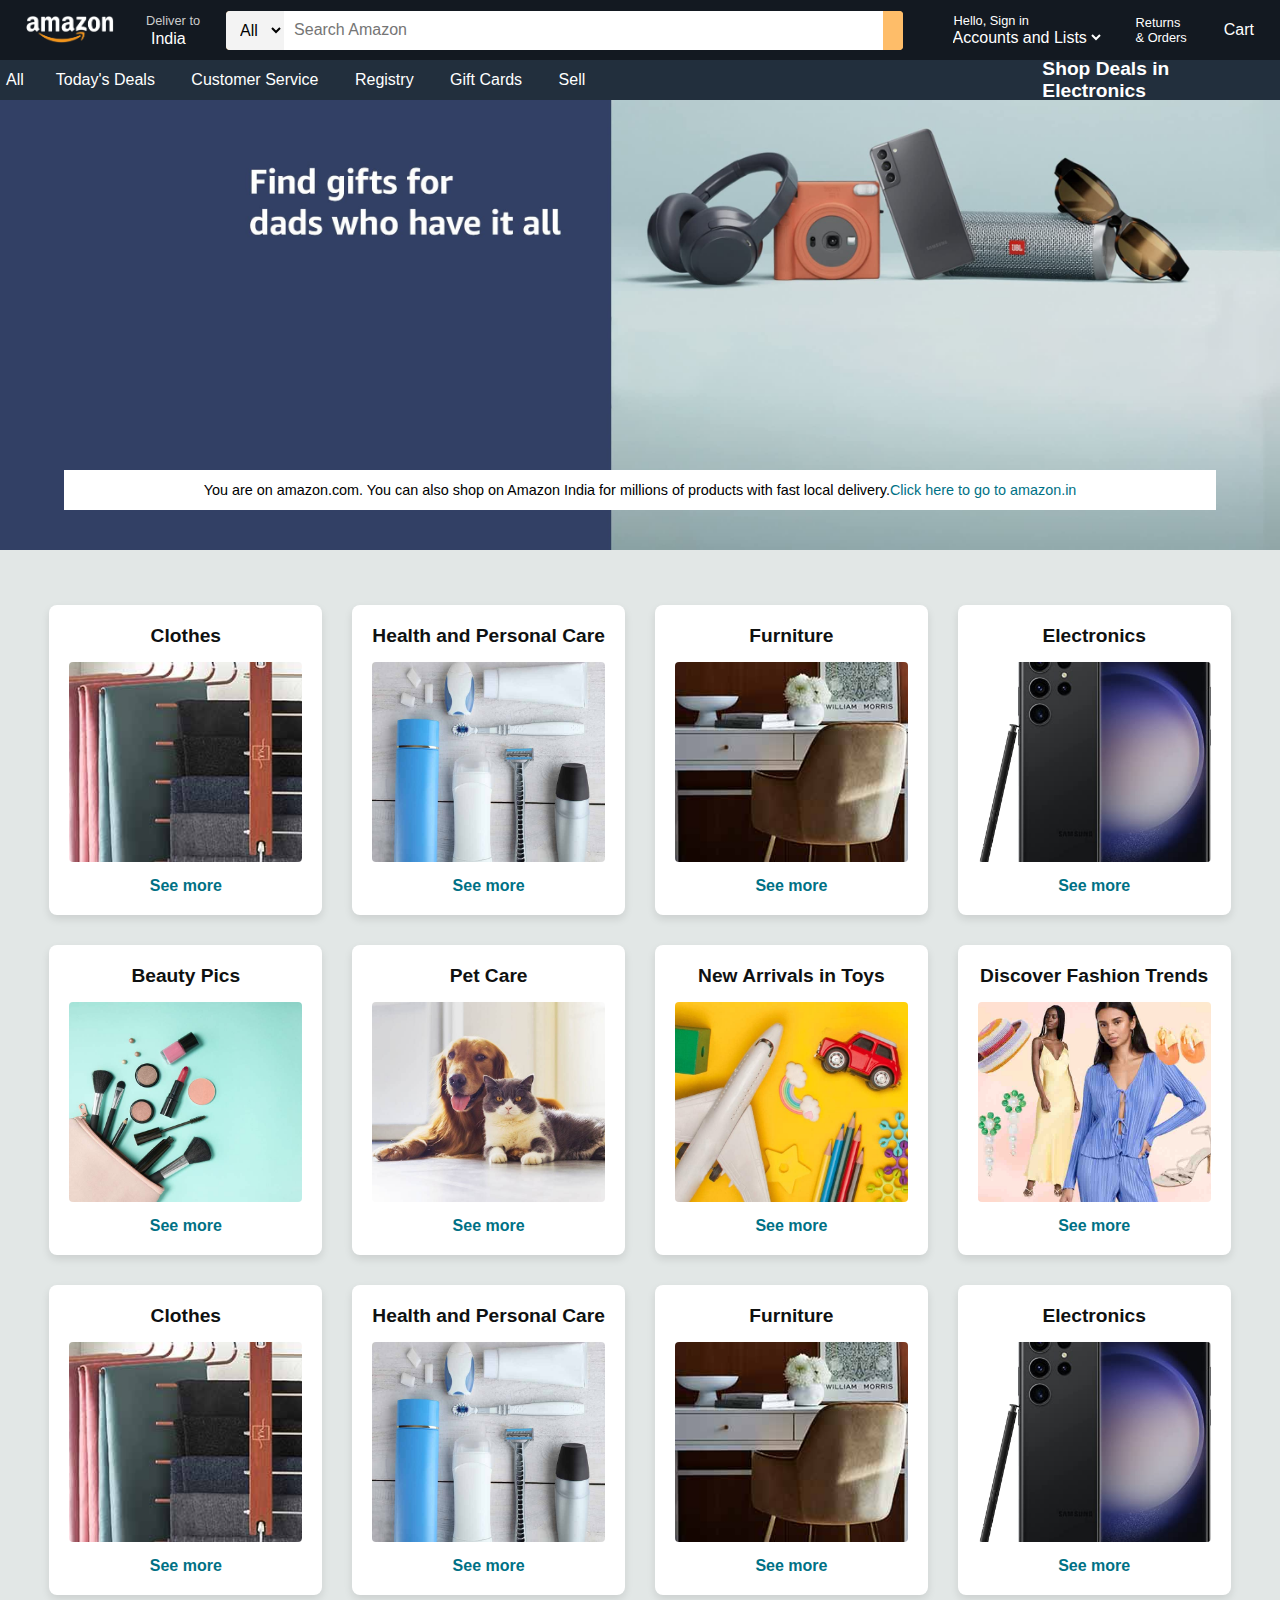
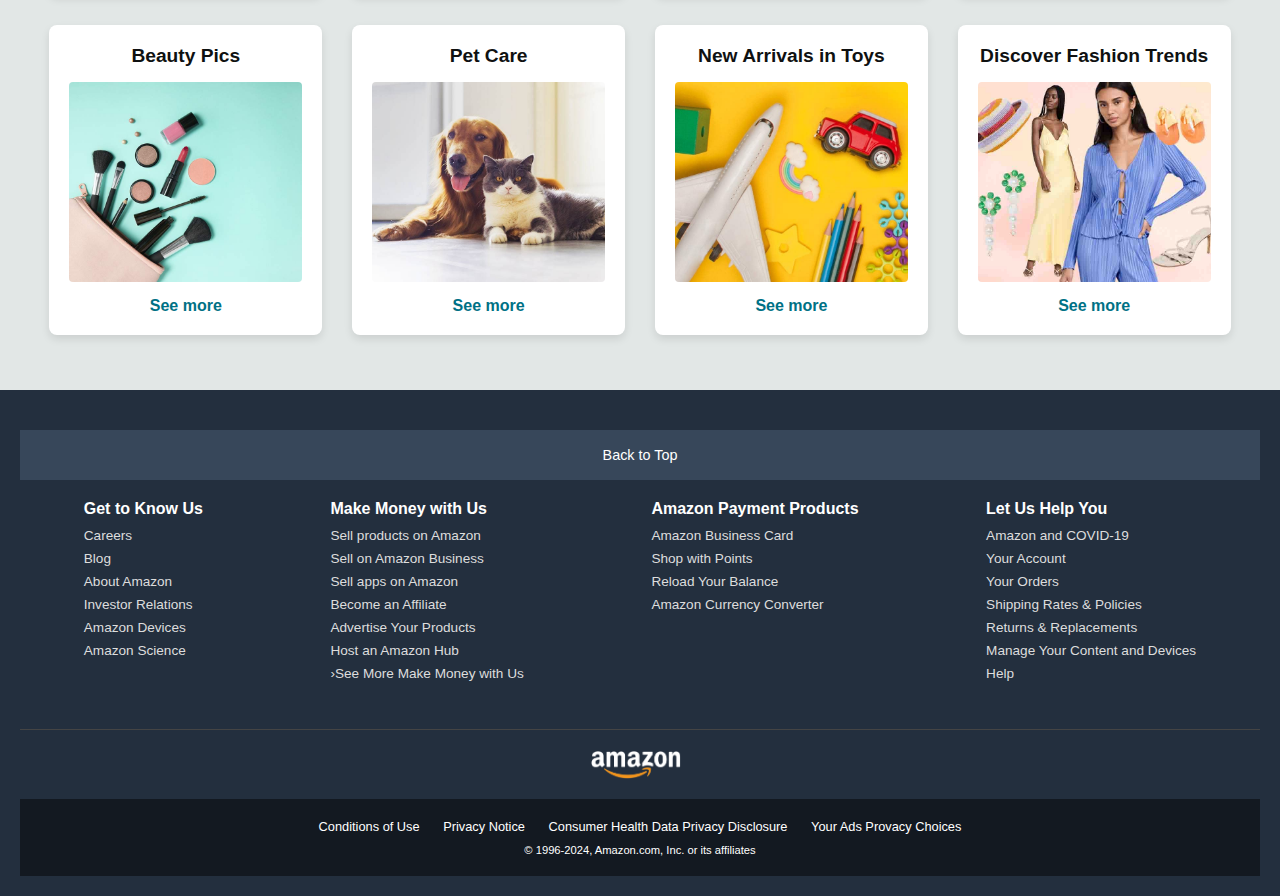
<file: index.html>
<!DOCTYPE html>
<html lang="en">

<head>
    <meta charset="UTF-8" />
    <meta name="viewport" content="width=device-width, initial-scale=1.0" />
    <title>Amazon</title>
    <link rel="stylesheet" href="style.css" />
    <link rel="stylesheet" href="https://cdnjs.cloudflare.com/ajax/libs/font-awesome/6.6.0/css/all.min.css"
        integrity="sha512-Kc323vGBEqzTmouAECnVceyQqyqdsSiqLQISBL29aUW4U/M7pSPA/gEUZQqv1cwx4OnYxTxve5UMg5GT6L4JJg=="
        crossorigin="anonymous" referrerpolicy="no-referrer" />
</head>

<body>
    <header>
        <div class="Nav-Bar">
            <div class="Nav-Logo border">
                <a href="index.html"><div class="Logo"></div></a>
            </div>
            <div class="Nav-Add border">
                <p class="add-first">Deliver to</p>
                <div class="add-icon">
                    <p class="add-second">
                        <i class="fa-solid fa-location-dot"></i>
                        India
                    </p>
                </div>
            </div>
            <div class="nav-search">
                <select class="search-select">
                    <option value>All</option>
                </select>
                <input type="text" placeholder="Search Amazon" class="search-input" />
                <div class="search-icon">
                    <i class="fa-solid fa-magnifying-glass"></i>
                </div>
            </div>
            <div class="acc border">
                <p class="account">Hello, Sign in</p>
                <select class="acc-select">
                    <option value>Accounts and Lists</option>
                </select>
            </div>
            <div class="box5 border">
                <p class="returns">Returns</p>
                <p class="orders">& Orders</p>
            </div>
            <div>
                <div class="cart border">
                    <i class="fa-solid fa-cart-shopping"></i>
                    Cart
                </div>
            </div>
        </div>
        <div class="panel">
            <div class="panel-all border">
                <i class="fa-solid fa-bars"></i>
                All
            </div>
            <div class="panel-options">
                <p class="border">Today's Deals</p>
                <p class="border">Customer Service</p>
                <p class="border">Registry</p>
                <p class="border">Gift Cards</p>
                <p class="border">Sell</p>
            </div>
            <div class="panel-deals border">Shop Deals in Electronics</div>
        </div>
    </header>
    <div class="hero-section">
        <div class="hero-msg">
            You are on amazon.com. You can also shop on Amazon India for millions of
            products with fast local delivery. <a>Click here to go to amazon.in</a>
        </div>
    </div>

    <div class="shop-section">
        <div class="box">
            <div class="box-content">
                <h2>Clothes</h2>
                <div class="box-img" style="background-image: url('box1_image.jpg')"></div>
                <a href="page1.html">See more</a>
            </div>
        </div>
        <div class="box">
            <div class="box-content">
                <h2>Health and Personal Care</h2>
                <div class="box-img" style="background-image: url('box2_image.jpg')"></div>
                <a href="page2.html">See more</a>
            </div>
        </div>
        <div class="box">
            <div class="box-content">
                <h2>Furniture</h2>
                <div class="box-img" style="background-image: url('box3_image.jpg')"></div>
                <a href="page3.html">See more</a>
            </div>
        </div>
        <div class="box">
            <div class="box-content">
                <h2>Electronics</h2>
                <div class="box-img" style="background-image: url('box4_image.jpg')"></div>
                <a href="page4.html">See more</a>
            </div>
        </div>
        <div class="box">
            <div class="box-content">
                <h2>Beauty Pics</h2>
                <div class="box-img" style="background-image: url('box5_image.jpg')"></div>
                <a href="page5.html">See more</a>
            </div>
        </div>
        <div class="box">
            <div class="box-content">
                <h2>Pet Care</h2>
                <div class="box-img" style="background-image: url('box6_image.jpg')"></div>
                <a href="page6.html">See more</a>
            </div>
        </div>
        <div class="box">
            <div class="box-content">
                <h2>New Arrivals in Toys</h2>
                <div class="box-img" style="background-image: url('box7_image.jpg')"></div>
                <a href="page7.html">See more</a>
            </div>
        </div>
        <div class="box">
            <div class="box-content">
                <h2>Discover Fashion Trends</h2>
                <div class="box-img" style="background-image: url('box8_image.jpg')"></div>
                <a href="page8.html">See more</a>
            </div>
        </div>
        
        <div class="box">
            <div class="box-content">
                <h2>Clothes</h2>
                <div class="box-img" style="background-image: url('box1_image.jpg')"></div>
                <a href="page9.html">See more</a>
            </div>
        </div>
        <div class="box">
            <div class="box-content">
                <h2>Health and Personal Care</h2>
                <div class="box-img" style="background-image: url('box2_image.jpg')"></div>
                <a href="page10.html">See more</a>
            </div>
        </div>
        <div class="box">
            <div class="box-content">
                <h2>Furniture</h2>
                <div class="box-img" style="background-image: url('box3_image.jpg')"></div>
                <a href="page11.html">See more</a>
            </div>
        </div>
        <div class="box">
            <div class="box-content">
                <h2>Electronics</h2>
                <div class="box-img" style="background-image: url('box4_image.jpg')"></div>
                <a href="page12.html">See more</a>
            </div>
        </div>
        <div class="box">
            <div class="box-content">
                <h2>Beauty Pics</h2>
                <div class="box-img" style="background-image: url('box5_image.jpg')"></div>
                <a href="page13.html">See more</a>
            </div>
        </div>
        <div class="box">
            <div class="box-content">
                <h2>Pet Care</h2>
                <div class="box-img" style="background-image: url('box6_image.jpg')"></div>
                <a href="page14.html">See more</a>
            </div>
        </div>
        <div class="box">
            <div class="box-content">
                <h2>New Arrivals in Toys</h2>
                <div class="box-img" style="background-image: url('box7_image.jpg')"></div>
                <a href="page15.html">See more</a>
            </div>
        </div>
        <div class="box">
            <div class="box-content">
                <h2>Discover Fashion Trends</h2>
                <div class="box-img" style="background-image: url('box8_image.jpg')"></div>
                <a href="page16.html">See more</a>
            </div>
        </div>
    </div>

    <div class="space"></div>
    <footer>
        <div class="foot1">
            <a href="" style="color: white;">Back to Top</a>
        </div>

        <div class="foot2">
            <ul>
                <p>Get to Know Us</p>
                <a>Careers</a>
                <a>Blog</a>
                <a>About Amazon</a>
                <a>Investor Relations</a>
                <a>Amazon Devices</a>
                <a>Amazon Science</a>
            </ul>

            <ul>
                <p>Make Money with Us</p>
                <a>Sell products on Amazon</a>
                <a>Sell on Amazon Business</a>
                <a>Sell apps on Amazon</a>
                <a>Become an Affiliate</a>
                <a>Advertise Your Products</a>
                <a>Host an Amazon Hub</a>
                <a>›See More Make Money with Us</a>
            </ul>

            <ul>
                <p>Amazon Payment Products</p>
                <a>Amazon Business Card</a>
                <a>Shop with Points</a>
                <a>Reload Your Balance</a>
                <a>Amazon Currency Converter</a>
            </ul>

            <ul>
                <p>Let Us Help You</p>
                <a>Amazon and COVID-19</a>
                <a>Your Account</a>
                <a>Your Orders</a>
                <a>Shipping Rates & Policies</a>
                <a>Returns & Replacements</a>
                <a>Manage Your Content and Devices</a>
                <a>Help</a>
            </ul>
        </div>

        <div class="foot3">
            <div class="logo2 border">

            </div>
        </div>

        <div class="foot4">
            <div class="pages">
                <a>Conditions of Use</a>
                <a>Privacy Notice</a>
                <a>Consumer Health Data Privacy Disclosure</a>
                <a>Your Ads Provacy Choices</a>
            </div>
            <div class="copyright">© 1996-2024, Amazon.com, Inc. or its affiliates</div>
        </div>
    </footer>
</body>

</html>
</file>
<file: style.css>
/* Reset and Base Styles */
* {
    margin: 0;
    padding: 0;
    font-family: Arial, sans-serif;
    box-sizing: border-box;
}

body {
    background-color: #f2f2f2;
    color: #0f1111;
}

/* Navigation Bar */
.Nav-Bar {
    height: 60px;
    background-color: #131921;
    color: white;
    display: flex;
    align-items: center;
    justify-content: space-between;
    padding: 0 20px;
    position: sticky;
    top: 0;
    z-index: 1000;
}

.Nav-Logo {
    height: 40px;
    width: 100px;
    background-size: contain;
    background-repeat: no-repeat;
}

.Logo {
    background-image: url('amazon_logo.png');
    height: 100%;
    width: 100%;
    background-size: contain;
    background-repeat: no-repeat;
}

.border {
    border: 1.5px solid transparent;
    padding: 5px;
    transition: border 0.3s ease;
}

.border:hover {
    border: 1.5px solid white;
}

.Nav-Add {
    display: flex;
    flex-direction: column;
    margin-left: 20px;
}

.add-first {
    color: #ccc;
    font-size: 0.8rem;
}

.add-second {
    display: flex;
    align-items: center;
    font-size: 1rem;
    margin-top: 2px;
}

.add-second i {
    margin-right: 5px;
}

.nav-search {
    display: flex;
    flex: 1;
    max-width: 1200px;
    margin: 0 20px;
    background-color: #febd69;
    border-radius: 4px;
    overflow: hidden;
}

.search-select {
    background-color: #f3f3f3;
    border: none;
    padding: 10px;
    font-size: 1rem;
    cursor: pointer;
}

.search-input {
    flex: 1;
    border: none;
    padding: 10px;
    font-size: 1rem;
}

.search-input:focus {
    outline: none;
}

.search-icon {
    background-color: #febd69;
    border: none;
    padding: 10px;
    cursor: pointer;
    display: flex;
    align-items: center;
    justify-content: center;
}

.search-icon i {
    color: #0f1111;
    font-size: 1.2rem;
}

.acc {
    display: flex;
    flex-direction: column;
    margin-left: 20px;
}

.account {
    font-size: 0.8rem;
    padding-left: 5px;
}
.acc-select {
    background-color: #131921;
    color: white;
    border: none;
    cursor: pointer;
    font-size: 1rem;
}

.box5 {
    display: flex;
    flex-direction: column;
    margin-left: 20px;
}

.returns,
.orders {
    font-size: 0.8rem;
    cursor: pointer;
}

.cart {
    display: flex;
    align-items: center;
    font-size: 1rem;
    cursor: pointer;
    margin-left: 20px;
}

.cart i {
    font-size: 1.5rem;
    margin-right: 5px;
}

/* Panel Navigation */
.panel{
    height: 40px;
    background-color: #222f3d;
    display: flex;
    color: white;
    align-items: center;
    justify-content: space-evenly;
}
.panel-options p{
    display: inline;
    justify-content: left;
    margin-left: 20px;
}
.panel-options{
    width: 80%;
    font-size: 1rem;
}
.panel-deals{
    font-size: 1.2rem;
    font-weight: 700;
}

/* Hero Section */
.hero-section{
    background-image: url(hero_image.jpg);
    height: 450px;
    background-size: cover;
    display: flex;
    justify-content: center;
    align-items: flex-end;
}
.hero-msg{
    background-color: white;
    color: black;
    display: flex;
    height: 40px;
    justify-content: center;
    align-items: center;
    width: 90%;
    font-size: 0.9rem;
    margin-bottom: 40px;
    
}
.hero-msg a{
    color: #007185;
}

.hero-msg a:hover {
    text-decoration: underline;
}

/* Shop Section */
.shop-section {
    display: flex;
    flex-wrap: wrap;
    justify-content: center;
    background-color: #e2e7e6;
    padding: 40px 20px;
}

.box {
    background-color: white;
    border-radius: 8px;
    box-shadow: 0 4px 8px rgba(0, 0, 0, 0.1);
    margin: 15px;
    width: 22%;
    min-width: 200px;
    transition: transform 0.3s ease, box-shadow 0.3s ease;
    /* display: flex; */
    flex-direction: column;
    align-items: center;
    text-align: center;
}


.box:hover {
    transform: scale(1.05);
    box-shadow: 0 8px 16px rgba(0, 0, 0, 0.2);
}

.box-content {
    padding: 20px;
}

.box-content h2 {
    font-size: 1.2rem;
    margin-bottom: 15px;
}

.box-img {
    width: 100%;
    height: 200px;
    background-size: cover;
    background-position: center;
    border-radius: 4px;
    margin-bottom: 15px;
}

.box-content a {
    color: #007185;
    text-decoration: none;
    font-weight: bold;
    transition: color 0.3s ease;
}

.box-content a:hover {
    color: #005f6a;
}

/* Container for Sidebar and Results */
.container {
    display: grid;
    grid-template-columns: 1fr 3fr;
    gap: 20px;
    padding: 20px;
}

/* Sidebar */
.sidebar {
    background-color: white;
    border-radius: 8px;
    padding: 20px;
    box-shadow: 0 4px 8px rgba(0, 0, 0, 0.1);
}

.sidebar h3 {
    margin-bottom: 10px;
    font-size: 1.1rem;
    color: #007185;
}

.sidebar dl {
    margin-bottom: 20px;
}

.sidebar dt {
    margin-bottom: 8px;
}

.sidebar a {
    text-decoration: none;
    color: #007185;
    font-size: 0.9rem;
    transition: color 0.3s ease;
}

.sidebar a:hover {
    color: #005f6a;
}

/* Results Section */
.results {
    display: grid;
    grid-template-columns: repeat(auto-fill, minmax(220px, 1fr));
    gap: 20px;
}

.product {
    background-color: white;
    border-radius: 8px;
    padding: 15px;
    box-shadow: 0 4px 8px rgba(0, 0, 0, 0.1);
    text-align: center;
    position: relative;
    transition: transform 0.3s ease, box-shadow 0.3s ease;
}

.product:hover {
    transform: scale(1.05);
    box-shadow: 0 8px 16px rgba(0, 0, 0, 0.2);
}

.product img {
    max-width: 100%;
    height: auto;
    border-radius: 8px;
    margin-bottom: 10px;
}

.product .tag {
    position: absolute;
    top: 15px;
    left: 15px;
    background-color: #febd69;
    color: #0f1111;
    padding: 5px 8px;
    border-radius: 4px;
    font-size: 0.8rem;
    font-weight: bold;
}

.product .title {
    font-size: 1rem;
    font-weight: bold;
    margin: 10px 0;
    height: 40px;
    overflow: hidden;
}

.product .price {
    color: green;
    font-size: 1.1rem;
    margin-bottom: 5px;
}

.product .rating {
    color: #ff9900;
    font-size: 0.9rem;
    margin-bottom: 5px;
}

.product .reviews {
    color: gray;
    font-size: 0.8rem;
    margin-bottom: 10px;
}

.add-to-cart {
    background-color: #ffa41c;
    border: none;
    color: white;
    padding: 8px 12px;
    border-radius: 4px;
    cursor: pointer;
    transition: background-color 0.3s ease;
}

.add-to-cart:hover {
    background-color: #cc8400;
}

/* Footer */
footer {
    background-color: #232f3e;
    color: white;
    padding: 40px 20px 20px;
}

.foot1 {
    background-color: #37475a;
    color: white;
    height: 50px;
    display: flex;
    justify-content: center;
    align-items: center;
}

.foot1 a {
    color: white;
    text-decoration: none;
    font-size: 0.9rem;
}

.foot1 a:hover {
    text-decoration: underline;
}

.foot2 {
    display: flex;
    flex-wrap: wrap;
    justify-content: space-around;
    margin-top: 20px;
}

.foot2 ul {
    list-style: none;
    margin-bottom: 20px;
}

.foot2 p {
    font-weight: bold;
    margin-bottom: 10px;
}

.foot2 a {
    display: block;
    color: #dddddd;
    text-decoration: none;
    margin-bottom: 8px;
    font-size: 0.85rem;
    transition: color 0.3s ease;
}

.foot2 a:hover {
    color: #febd69;
}

.foot3 {
    background-color: #232f3e;
    color: white;
    border-top: 1px solid #444;
    height: 70px;
    display: flex;
    justify-content: center;
    align-items: center;
    margin-top: 20px;
}

.logo2 {
    background-image: url('amazon_logo.png');
    height: 30px;
    width: 100px;
    background-size: contain;
    background-repeat: no-repeat;
}

.foot4 {
    background-color: #131921;
    color: white;
    padding: 20px;
    text-align: center;
    font-size: 0.8rem;
}

.pages a {
    margin: 0 10px;
    color: white;
    text-decoration: none;
    transition: color 0.3s ease;
}

.pages a:hover {
    color: #febd69;
}

.copyright {
    margin-top: 10px;
    font-size: 0.7rem;
}

/* Responsive Design */
@media (max-width: 1200px) {
    .container {
        grid-template-columns: 1fr 2fr;
    }

    .shop-section .box {
        width: 28%;
    }
}

@media (max-width: 992px) {
    .Nav-Bar {
        flex-direction: column;
        align-items: flex-start;
        height: auto;
        padding: 10px;
    }

    .nav-search {
        width: 100%;
        margin: 10px 0;
    }

    .panel {
        flex-direction: column;
        align-items: flex-start;
    }

    .panel-options {
        flex-direction: column;
        align-items: flex-start;
        gap: 10px;
    }

    .container {
        grid-template-columns: 1fr;
    }

    .shop-section .box {
        width: 45%;
    }
}

@media (max-width: 768px) {
    .Nav-Bar {
        flex-direction: column;
        align-items: flex-start;
    }

    .nav-search {
        width: 100%;
    }

    .shop-section .box {
        width: 90%;
    }

    .panel {
        flex-direction: column;
        align-items: flex-start;
    }

    .panel-options {
        flex-direction: column;
        align-items: flex-start;
        gap: 10px;
    }

    .results {
        grid-template-columns: repeat(auto-fill, minmax(200px, 1fr));
    }
}

@media (max-width: 576px) {
    .Nav-Bar {
        padding: 10px;
    }

    .Nav-Logo {
        width: 80px;
    }

    .nav-search {
        flex-direction: column;
    }

    .search-select, .search-input, .search-icon {
        width: 100%;
        margin: 5px 0;
    }

    .panel-options {
        display: none; /* Hide panel options on very small screens */
    }

    .panel-deals {
        width: 100%;
    }
}
</file>
